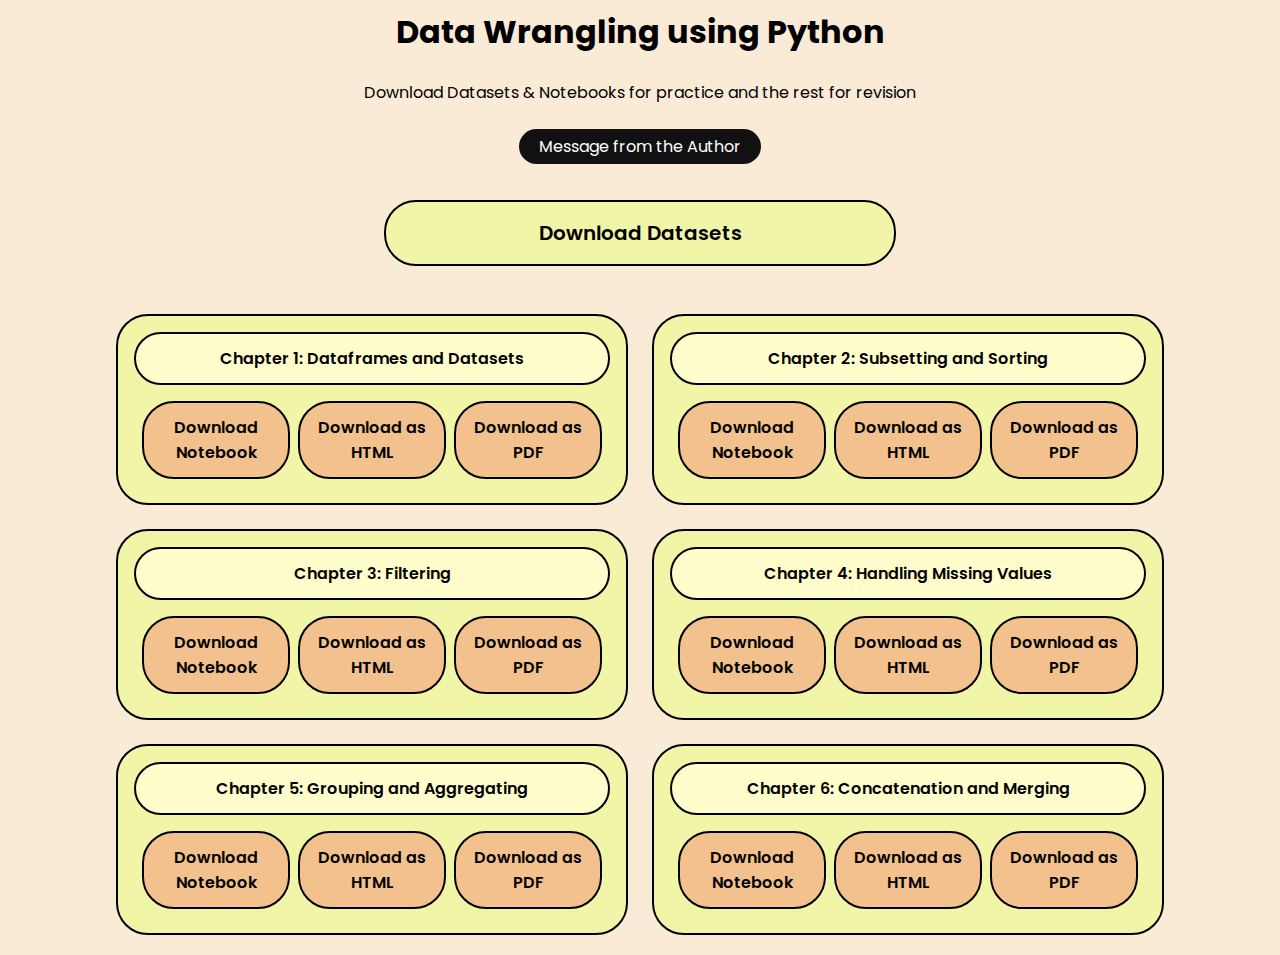
<file: index.html>
<!DOCTYPE html>
<html lang="en">

<head>
    <meta charset="UTF-8">
    <meta name="viewport" content="width=device-width, initial-scale=1.0">
    <title>Data Wrangling using Python</title>
    <link rel="stylesheet" href="styles.css">
</head>

<body>
    <div id="blur">
        <h1>Data Wrangling using Python</h1>
        <p>Download Datasets & Notebooks for <span id="break">practice and the rest for revision</span></p>
        <p class="message">Message from the Author</p>
        <button class="chapter cursor" id="dataset"><a href="./datasets.zip" download>Download Datasets</a></button>
        <main class="container">
            <section class="chapter">
                <p class="title">Chapter 1: Dataframes and Datasets</p>
                <div class="links">
                    <p class="button cursor">
                        <a href="./Chapter 1 Dataframes and Datasets.ipynb" download>Download Notebook</a>
                    </p>
                    <p class="button cursor">
                        <a href="./html/Chapter 1 Dataframes and Datasets.html" download>Download as HTML</a>
                    </p>
                    <p class="button cursor">
                        <a href="./pdf/Chapter 1 Dataframes and Datasets.pdf" download>Download as PDF</a>
                    </p>
                </div>
            </section>
            <section class="chapter">
                <p class="title">Chapter 2: Subsetting and Sorting</p>
                <div class="links">
                    <p class="button cursor">
                        <a href="./Chapter 2 Subsetting and Sorting.ipynb" download>Download Notebook</a>
                    </p>
                    <p class="button cursor">
                        <a href="./html/Chapter 2 Subsetting and Sorting.html" download>Download as HTML</a>
                    </p>
                    <p class="button cursor">
                        <a href="./pdf/Chapter 2 Subsetting and Sorting.pdf" download>Download as PDF</a>
                    </p>
                </div>
            </section>
            <section class="chapter">
                <p class="title">Chapter 3: Filtering</p>
                <div class="links">
                    <p class="button cursor">
                        <a href="./Chapter 3 Filtering.ipynb" download>Download Notebook</a>
                    </p>
                    <p class="button cursor">
                        <a href="./html/Chapter 3 Filtering.html" download>Download as HTML</a>
                    </p>
                    <p class="button cursor">
                        <a href="./pdf/Chapter 3 Filtering.pdf" download>Download as PDF</a>
                    </p>
                </div>
            </section>
            <section class="chapter">
                <p class="title">Chapter 4: Handling Missing Values</p>
                <div class="links">
                    <p class="button cursor">
                        <a href="./Chapter 4 Type Casting and Handling NA Values.ipynb" download>Download Notebook</a>
                    </p>
                    <p class="button cursor">
                        <a href="./html/Chapter 4 Type Casting and Handling NA Values.html" download>Download as
                            HTML</a>
                    </p>
                    <p class="button cursor">
                        <a href="./pdf/Chapter 4 Type Casting and Handling NA Values.pdf" download>Download as PDF</a>
                    </p>
                </div>
            </section>
            <section class="chapter">
                <p class="title">Chapter 5: Grouping and Aggregating</p>
                <div class="links">
                    <p class="button cursor">
                        <a href="./Chapter 5 Grouping and Aggregating.ipynb" download>Download Notebook</a>
                    </p>
                    <p class="button cursor">
                        <a href="./html/Chapter 5 Grouping and Aggregating.html" download>Download as HTML</a>
                    </p>
                    <p class="button cursor">
                        <a href="./pdf/Chapter 5 Grouping and Aggregating.pdf" download>Download as PDF</a>
                    </p>
                </div>
            </section>
            <section class="chapter">
                <p class="title">Chapter 6: Concatenation and Merging</p>
                <div class="links">
                    <p class="button cursor">
                        <a href="./Chapter 6 Concatenation and Merging.ipynb" download>Download Notebook</a>
                    </p>
                    <p class="button cursor">
                        <a href="./html/Chapter 6 Concatenation and Merging.html" download>Download as HTML</a>
                    </p>
                    <p class="button cursor">
                        <a href="./pdf/Chapter 6 Concatenation and Merging.pdf" download>Download as PDF</a>
                    </p>
                </div>
            </section>
        </main>
    </div>
    <div id="popup">
        <p id="text">
            This webpage, while primarily focusing on data wrangling and barely scratching the surface of Data Science,
            serves as an honest attempt to ignite passion for exploring the vast realms of computer science. Though Data
            Science serves as a compelling example, the world of computer science offers endless opportunities to tackle
            real-world challenges. So let's explore the various paths, choose the one that best suits, master it, and
            solve real-world problems.
        </p>
        <p id="author">
            <b>~ Blaise Maria James</b>
            <br>Made with ❤️
        </p>
        <p class="message">Go back</p>
    </div>
    <script src="script.js"></script>
</body>

</html>
</file>
<file: styles.css>
@import url('https://fonts.googleapis.com/css2?family=Poppins:ital,wght@0,100;0,200;0,300;0,400;0,500;0,600;0,700;0,800;0,900;1,100;1,200;1,300;1,400;1,500;1,600;1,700;1,800;1,900&display=swap');

* {
    margin: 0;
    padding: 0;
    box-sizing: border-box;
    font-family: "Poppins", sans-serif;
}

body {
    text-align: center;
    padding: 0.5rem 1rem;
    background-color: antiquewhite;
}

a {
    color: black;
    text-decoration: none;
}

#blur {
    display: flex;
    flex-direction: column;
    gap: 1.5rem;
    align-items: center;
    justify-content: center;
}

#blur.active {
    filter: blur(30px);
    user-select: none;
    pointer-events: none;
}

.message {
    cursor: pointer;
    padding: 5px 20px;
    border-radius: 2rem;

    color: white;
    background-color: #111;
}

.message:hover {
    transform: scale(1.05);
}

#dataset {
    font-size: 1.25rem;
}

.container {
    display: flex;
    align-items: center;
    justify-content: center;
    flex-wrap: wrap;
}

.chapter {
    font-weight: 600;
    font-size: medium;
    transition: transform 0.3s;

    display: flex;
    flex-direction: column;
    gap: 0.5rem;
    justify-content: center;
    align-items: center;

    width: 30vw;
    margin: 0.75rem;
    padding: 1rem;

    border-radius: 2rem;
    border: 2px solid black;
    background-color: #F1F5A8;
}

@media (max-width: 1285px) {
    .chapter {
        width: 40vw;
    }
}

@media (max-width: 1000px) {
    .chapter {
        width: 80vw;
    }
}

.chapter:hover {
    transform: scale(1.03);
}

.chapter p {
    width: 100%;
    padding: 0.75rem;

    display: flex;
    flex-direction: row;
    gap: 0.5rem;
    align-items: center;
    justify-content: center;

    border-radius: 2rem;
    border: 2px solid black;
}

.title {
    background-color: #FFFDCB;
}

.links {
    width: 100%;
    padding: 0.5rem;

    display: flex;
    gap: 0.5rem;
}

@media (max-width: 525px) {
    .links {
        flex-direction: column;
    }
}

.button {
    background-color: #F2C18D;
}

.cursor:hover {
    cursor: pointer;
    background-color: white;
}

#popup {
    position: fixed;
    top: 40%;
    left: 50%;

    width: 60vw;
    padding: 1.25rem;
    opacity: 0;
    visibility: hidden;

    display: flex;
    flex-direction: column;
    gap: 1rem;
    align-items: center;
    justify-content: center;

    background: white;
    border-radius: 2rem;
    transform: translate(-50%, -50%);
    box-shadow: 0 5px 30px rgba(0, 0, 0, .30);
}

#popup.active {
    top: 50%;
    opacity: 1;
    visibility: visible;
    transition: top 0.5s;
}

#text {
    text-align: justify;
}

#author {
    text-align: center;
}

@media (max-width: 600px) {
    #break {
        display: block;
    }

    #popup {
        width: 90vw;
        font-size: 0.8rem;
    }
}
</file>
